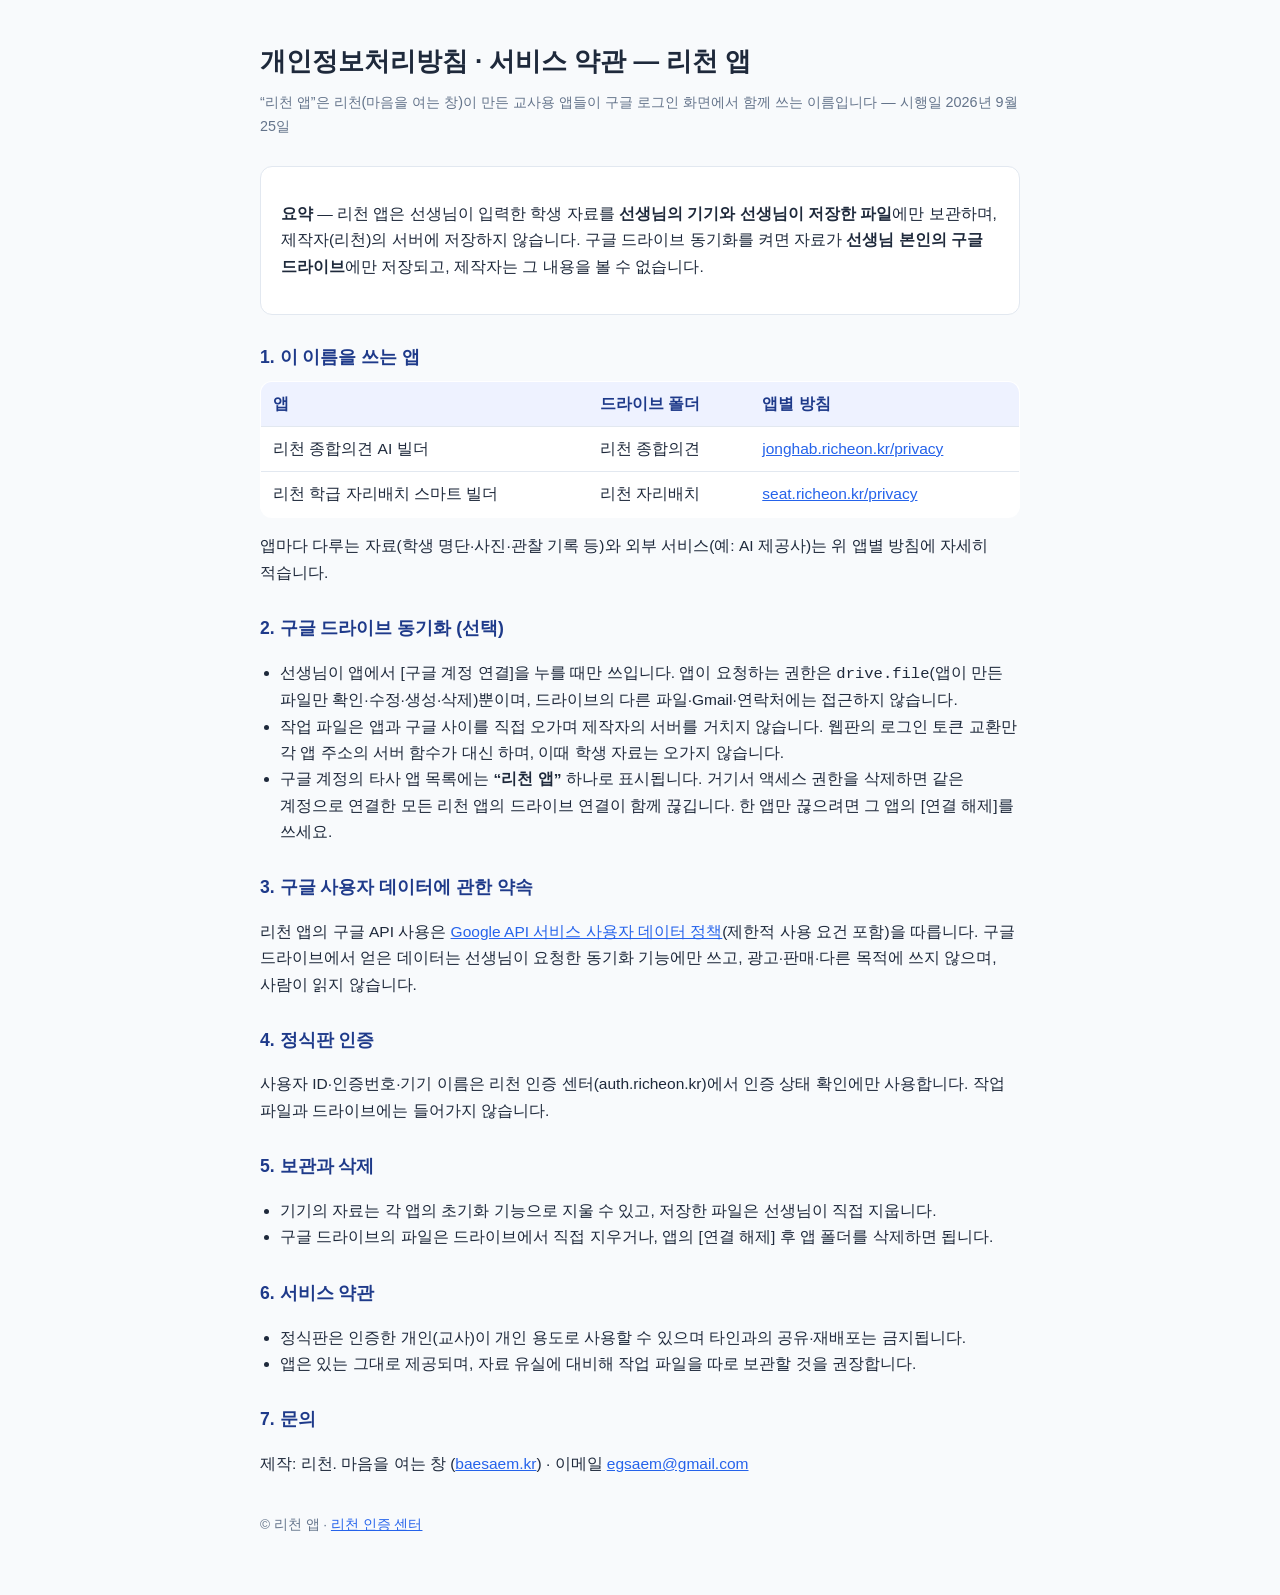
<file: privacy.html>
<!DOCTYPE html>
<html lang="ko">
<head>
  <meta charset="utf-8" />
  <meta name="viewport" content="width=device-width, initial-scale=1" />
  <title>개인정보처리방침 · 리천 앱</title>
  <link rel="icon" href="./favicon.svg" />
  <style>
    body { margin: 0; font-family: "Malgun Gothic", "Apple SD Gothic Neo", "Noto Sans KR", sans-serif; color: #1e293b; background: #f8fafc; line-height: 1.7; }
    main { max-width: 760px; margin: 0 auto; padding: 40px 20px 60px; }
    h1 { font-size: 1.6rem; margin: 0 0 6px; word-break: keep-all; }
    .sub { color: #64748b; font-size: .9rem; margin-bottom: 28px; word-break: keep-all; }
    h2 { font-size: 1.1rem; margin: 28px 0 8px; color: #1e3a8a; }
    p, li, td, th { font-size: .97rem; word-break: keep-all; }
    ul { padding-left: 20px; }
    .box { background: #fff; border: 1px solid #e2e8f0; border-radius: 12px; padding: 18px 20px; }
    table { width: 100%; border-collapse: collapse; background: #fff; border: 1px solid #e2e8f0; border-radius: 12px; overflow: hidden; }
    th, td { text-align: left; padding: 9px 12px; border-top: 1px solid #e2e8f0; vertical-align: top; }
    th { background: #eef2ff; color: #1e3a8a; border-top: 0; }
    a { color: #2563eb; }
    footer { margin-top: 36px; font-size: .85rem; color: #64748b; }
  </style>
</head>
<body>
<main>
  <h1>개인정보처리방침 · 서비스 약관 — 리천 앱</h1>
  <div class="sub">“리천 앱”은 리천(마음을 여는 창)이 만든 교사용 앱들이 구글 로그인 화면에서 함께 쓰는 이름입니다 — 시행일 2026년 9월 25일</div>

  <div class="box">
    <p><b>요약</b> — 리천 앱은 선생님이 입력한 학생 자료를 <b>선생님의 기기와 선생님이 저장한 파일</b>에만 보관하며, 제작자(리천)의 서버에 저장하지 않습니다. 구글 드라이브 동기화를 켜면 자료가 <b>선생님 본인의 구글 드라이브</b>에만 저장되고, 제작자는 그 내용을 볼 수 없습니다.</p>
  </div>

  <h2>1. 이 이름을 쓰는 앱</h2>
  <table>
    <tr><th>앱</th><th>드라이브 폴더</th><th>앱별 방침</th></tr>
    <tr><td>리천 종합의견 AI 빌더</td><td>리천 종합의견</td><td><a href="https://jonghab.richeon.kr/privacy">jonghab.richeon.kr/privacy</a></td></tr>
    <tr><td>리천 학급 자리배치 스마트 빌더</td><td>리천 자리배치</td><td><a href="https://seat.richeon.kr/privacy">seat.richeon.kr/privacy</a></td></tr>
  </table>
  <p>앱마다 다루는 자료(학생 명단·사진·관찰 기록 등)와 외부 서비스(예: AI 제공사)는 위 앱별 방침에 자세히 적습니다.</p>

  <h2>2. 구글 드라이브 동기화 (선택)</h2>
  <ul>
    <li>선생님이 앱에서 [구글 계정 연결]을 누를 때만 쓰입니다. 앱이 요청하는 권한은 <code>drive.file</code>(앱이 만든 파일만 확인·수정·생성·삭제)뿐이며, 드라이브의 다른 파일·Gmail·연락처에는 접근하지 않습니다.</li>
    <li>작업 파일은 앱과 구글 사이를 직접 오가며 제작자의 서버를 거치지 않습니다. 웹판의 로그인 토큰 교환만 각 앱 주소의 서버 함수가 대신 하며, 이때 학생 자료는 오가지 않습니다.</li>
    <li>구글 계정의 타사 앱 목록에는 <b>“리천 앱”</b> 하나로 표시됩니다. 거기서 액세스 권한을 삭제하면 같은 계정으로 연결한 모든 리천 앱의 드라이브 연결이 함께 끊깁니다. 한 앱만 끊으려면 그 앱의 [연결 해제]를 쓰세요.</li>
  </ul>

  <h2>3. 구글 사용자 데이터에 관한 약속</h2>
  <p>리천 앱의 구글 API 사용은 <a href="https://developers.google.com/terms/api-services-user-data-policy" target="_blank" rel="noopener">Google API 서비스 사용자 데이터 정책</a>(제한적 사용 요건 포함)을 따릅니다. 구글 드라이브에서 얻은 데이터는 선생님이 요청한 동기화 기능에만 쓰고, 광고·판매·다른 목적에 쓰지 않으며, 사람이 읽지 않습니다.</p>

  <h2>4. 정식판 인증</h2>
  <p>사용자 ID·인증번호·기기 이름은 리천 인증 센터(auth.richeon.kr)에서 인증 상태 확인에만 사용합니다. 작업 파일과 드라이브에는 들어가지 않습니다.</p>

  <h2>5. 보관과 삭제</h2>
  <ul>
    <li>기기의 자료는 각 앱의 초기화 기능으로 지울 수 있고, 저장한 파일은 선생님이 직접 지웁니다.</li>
    <li>구글 드라이브의 파일은 드라이브에서 직접 지우거나, 앱의 [연결 해제] 후 앱 폴더를 삭제하면 됩니다.</li>
  </ul>

  <h2>6. 서비스 약관</h2>
  <ul>
    <li>정식판은 인증한 개인(교사)이 개인 용도로 사용할 수 있으며 타인과의 공유·재배포는 금지됩니다.</li>
    <li>앱은 있는 그대로 제공되며, 자료 유실에 대비해 작업 파일을 따로 보관할 것을 권장합니다.</li>
  </ul>

  <h2>7. 문의</h2>
  <p>제작: 리천. 마음을 여는 창 (<a href="https://baesaem.kr" target="_blank" rel="noopener">baesaem.kr</a>) · 이메일 <a href="mailto:egsaem@gmail.com">egsaem@gmail.com</a></p>

  <footer>© 리천 앱 · <a href="./">리천 인증 센터</a></footer>
</main>
</body>
</html>
</file>
